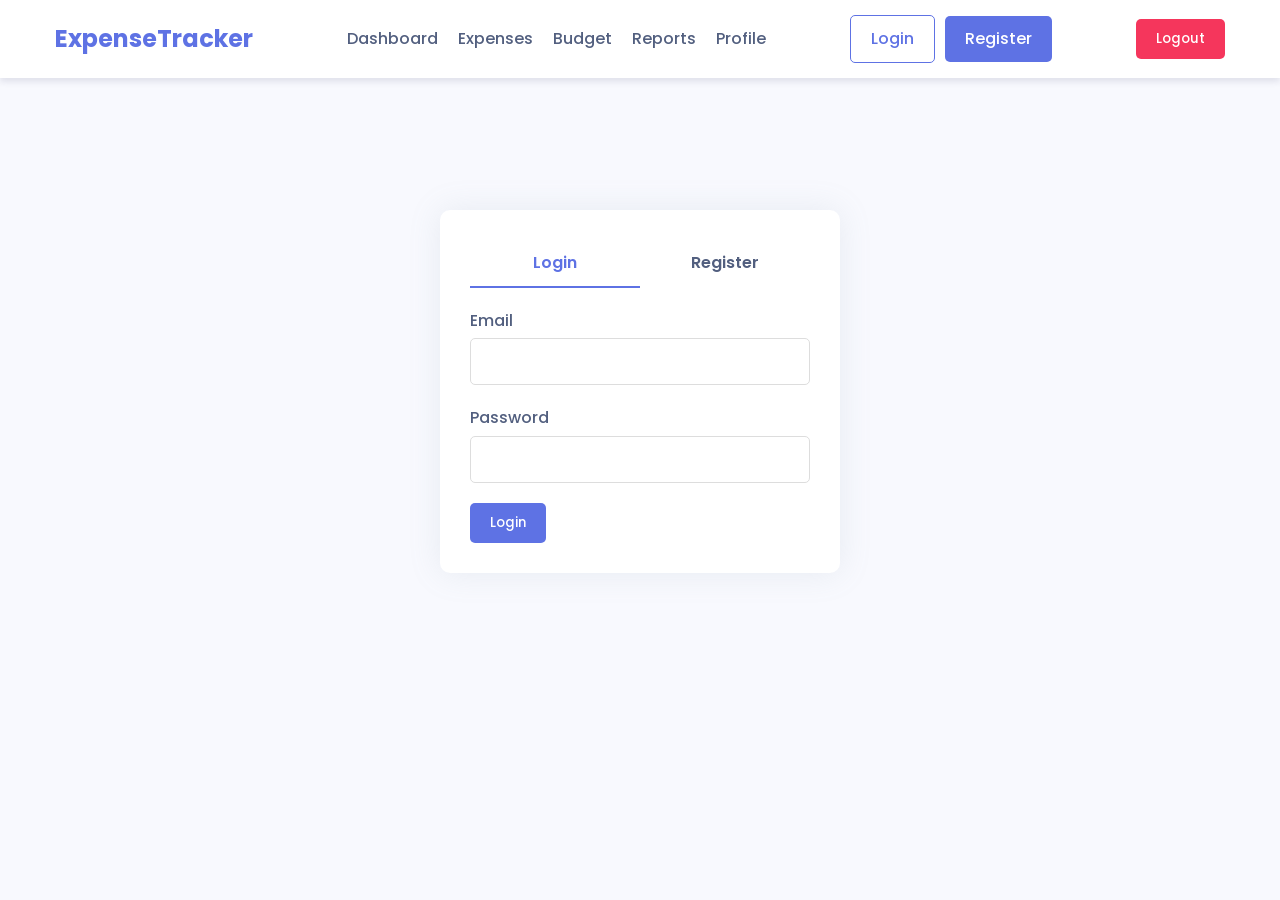
<file: portfolio08/PET/PET/index.html>
<!DOCTYPE html>
<html lang="en">
<head>
    <meta charset="UTF-8">
    <meta name="viewport" content="width=device-width, initial-scale=1.0">
    <title>Personal Expense Tracker</title>
    <!-- Google Fonts -->
    <link href="https://fonts.googleapis.com/css2?family=Poppins:wght@300;400;500;600;700&display=swap" rel="stylesheet">
    <!-- Font Awesome Icons -->
    <link rel="stylesheet" href="https://cdnjs.cloudflare.com/ajax/libs/font-awesome/6.4.0/css/all.min.css">
    <!-- Custom CSS -->
    <link rel="stylesheet" href="css/style.css">
    <!-- Responsive CSS -->
    <link rel="stylesheet" href="css/responsive.css">
</head>
<body>
    <!-- Header Navigation -->
    <header class="header">
        <div class="container">
            <nav class="navbar">
                <div class="brand">ExpenseTracker</div>
                <ul class="nav-links">
                    <li><a href="#" class="nav-link" data-target="dashboard">Dashboard</a></li>
                    <li><a href="#" class="nav-link" data-target="expenses">Expenses</a></li>
                    <li><a href="#" class="nav-link" data-target="budget">Budget</a></li>
                    <li><a href="#" class="nav-link" data-target="reports">Reports</a></li>
                    <li><a href="#" class="nav-link" data-target="profile">Profile</a></li>
                </ul>
                <div id="auth-buttons" class="auth-buttons">
                    <a href="#" class="btn btn-outline">Login</a>
                    <a href="#" class="btn">Register</a>
                </div>
                <button id="logout-btn" class="btn btn-danger btn-logout">Logout</button>
            </nav>
        </div>
    </header>

    <!-- Main Content -->
    <main class="main-content">
        <div class="container">
            <!-- Authentication Container -->
            <div id="auth-container" class="auth-container">
                <div class="auth-tabs">
                    <div id="login-tab" class="auth-tab active">Login</div>
                    <div id="register-tab" class="auth-tab">Register</div>
                </div>
                
                <!-- Login Form -->
                <form id="login-form" class="auth-form active">
                    <div class="form-group">
                        <label for="login-email">Email</label>
                        <input type="email" id="login-email" class="form-control" required>
                    </div>
                    <div class="form-group">
                        <label for="login-password">Password</label>
                        <input type="password" id="login-password" class="form-control" required>
                    </div>
                    <button type="submit" class="btn btn-block">Login</button>
                </form>
                
                <!-- Register Form -->
                <form id="register-form" class="auth-form">
                    <div class="form-group">
                        <label for="register-name">Full Name</label>
                        <input type="text" id="register-name" class="form-control" required>
                    </div>
                    <div class="form-group">
                        <label for="register-email">Email</label>
                        <input type="email" id="register-email" class="form-control" required>
                    </div>
                    <div class="form-group">
                        <label for="register-password">Password</label>
                        <input type="password" id="register-password" class="form-control" required>
                    </div>
                    <button type="submit" class="btn btn-block">Register</button>
                </form>
            </div>
            
            <!-- Dashboard Container -->
            <div id="dashboard" class="dashboard">
                <div class="dashboard-header">
                    <h1 class="dashboard-title">Dashboard</h1>
                    <button id="add-expense-btn" class="btn">Add Expense</button>
                </div>
                
                <!-- Dashboard Cards -->
                <div class="cards-container">
                    <div class="card">
                        <div class="card-header">
                            <h2 class="card-title">Total Expenses</h2>
                            <div class="card-icon">
                                <i class="fas fa-money-bill-wave"></i>
                            </div>
                        </div>
                        <div id="total-expenses" class="card-value">₹0.00</div>
                        <div class="card-subtitle">Current Month</div>
                    </div>
                    
                    <div class="card">
                        <div class="card-header">
                            <h2 class="card-title">Total Budget</h2>
                            <div class="card-icon">
                                <i class="fas fa-wallet"></i>
                            </div>
                        </div>
                        <div id="total-budget" class="card-value">₹0.00</div>
                        <div class="card-subtitle">Current Month</div>
                    </div>
                    
                    <div class="card">
                        <div class="card-header">
                            <h2 class="card-title">Budget Status</h2>
                            <div class="card-icon">
                                <i class="fas fa-chart-pie"></i>
                            </div>
                        </div>
                        <div id="budget-status" class="card-value">₹0.00 Remaining</div>
                        <div class="card-subtitle">Current Month</div>
                    </div>
                </div>
                
                <!-- Expense Overview Chart -->
                <div class="chart-container">
                    <h2 class="card-title">Expense Overview</h2>
                    <canvas id="overview-chart" width="800" height="300"></canvas>
                </div>
                
                <!-- Recent Expenses -->
                <div class="expense-list-container">
                    <div class="expense-list-header">
                        <h2 class="card-title">Recent Expenses</h2>
                        <a href="#" class="btn btn-outline nav-link" data-target="expenses">View All</a>
                    </div>
                    <table>
                        <thead>
                            <tr>
                                <th>Description</th>
                                <th>Category</th>
                                <th>Amount</th>
                                <th>Date</th>
                            </tr>
                        </thead>
                        <tbody id="recent-expenses">
                            <!-- Expenses will be added dynamically -->
                        </tbody>
                    </table>
                </div>
            </div>
            
            <!-- Expenses Container -->
            <div id="expenses-container" class="expenses-container">
                <div class="dashboard-header">
                    <h1 class="dashboard-title">Expenses</h1>
                    <button id="add-expense-btn-2" class="btn">Add Expense</button>
                </div>
                
                <div class="expense-list-container">
                    <table>
                        <thead>
                            <tr>
                                <th>Description</th>
                                <th>Category</th>
                                <th>Amount</th>
                                <th>Date</th>
                                <th>Actions</th>
                            </tr>
                        </thead>
                        <tbody id="expenses-list">
                            <!-- Expenses will be added dynamically -->
                        </tbody>
                    </table>
                </div>
            </div>
            
            <!-- Budget Container -->
            <div id="budget-container" class="budget-container">
                <div class="dashboard-header">
                    <h1 class="dashboard-title">Budget Planning</h1>
                    <button id="add-budget-btn" class="btn">Add Budget</button>
                </div>
                
                <div id="budgets-list" class="budgets-list">
                    <!-- Budgets will be added dynamically -->
                </div>
            </div>
            
            <!-- Reports Container -->
            <div id="reports-container" class="reports-container">
                <div class="dashboard-header">
                    <h1 class="dashboard-title">Expense Reports</h1>
                </div>
                
                <!-- Report Filters -->
                <div class="report-filters">
                    <div class="filter-group">
                        <label for="report-period">Time Period</label>
                        <select id="report-period" class="form-control">
                            <option value="month">This Month</option>
                            <option value="quarter">This Quarter</option>
                            <option value="year">This Year</option>
                            <option value="custom">Custom Range</option>
                        </select>
                    </div>
                    
                    <div class="filter-group" id="custom-date-range" style="display: none;">
                        <div class="form-group">
                            <label for="report-start-date">Start Date</label>
                            <input type="date" id="report-start-date" class="form-control">
                        </div>
                        <div class="form-group">
                            <label for="report-end-date">End Date</label>
                            <input type="date" id="report-end-date" class="form-control">
                        </div>
                    </div>
                    
                    <div class="filter-group">
                        <label for="report-category">Category</label>
                        <select id="report-category" class="form-control">
                            <option value="all">All Categories</option>
                            <!-- Categories will be added dynamically -->
                        </select>
                    </div>
                    
                    <div class="filter-group">
                        <button id="generate-report-btn" class="btn">Generate Report</button>
                    </div>
                </div>
                
                <!-- Charts Grid -->
                <div class="charts-grid">
                    <!-- Monthly Expenses Chart -->
                    <div class="chart-container">
                        <h2 class="card-title">Monthly Expenses</h2>
                        <canvas id="monthly-expenses-chart" width="400" height="300"></canvas>
                    </div>
                    
                    <!-- Category Trends Chart -->
                    <div class="chart-container">
                        <h2 class="card-title">Category Trends</h2>
                        <canvas id="category-trends-chart" width="400" height="300"></canvas>
                    </div>
                </div>
            </div>
            
            <!-- Profile Container -->
            <div id="profile-container" class="profile-container">
                <div class="dashboard-header">
                    <h1 class="dashboard-title">Profile</h1>
                </div>
                
                <div class="profile-card">
                    <div class="form-group">
                        <label for="profile-name">Full Name</label>
                        <input type="text" id="profile-name" class="form-control" readonly>
                    </div>
                    <div class="form-group">
                        <label for="profile-email">Email</label>
                        <input type="email" id="profile-email" class="form-control" readonly>
                    </div>
                    <div class="form-group">
                        <label for="profile-joined">Joined Date</label>
                        <input type="text" id="profile-joined" class="form-control" readonly>
                    </div>
                    <button id="edit-profile-btn" class="btn">Edit Profile</button>
                </div>
            </div>
        </div>
    </main>
    
    <!-- Add Expense Modal -->
    <div id="expense-modal" class="modal">
        <div class="modal-content">
            <div class="modal-header">
                <h2 class="modal-title">Add Expense</h2>
                <button id="close-expense-modal" class="close-modal">&times;</button>
            </div>
            <form id="expense-form">
                <div class="form-group">
                    <label for="expense-description">Description</label>
                    <input type="text" id="expense-description" class="form-control" required>
                </div>
                <div class="form-group">
                    <label for="expense-amount">Amount</label>
                    <input type="number" id="expense-amount" class="form-input" placeholder="Amount in ₹" required>
                </div>
                <div class="form-group">
                    <label for="expense-category">Category</label>
                    <select id="expense-category" class="form-control" required>
                        <!-- Categories will be added dynamically -->
                    </select>
                </div>
                <div class="form-group">
                    <label for="expense-date">Date</label>
                    <input type="date" id="expense-date" class="form-control" required>
                </div>
                <button type="submit" class="btn btn-block">Save Expense</button>
            </form>
        </div>
    </div>
    
    <!-- Add Budget Modal -->
    <div id="budget-modal" class="modal">
        <div class="modal-content">
            <div class="modal-header">
                <h2 class="modal-title">Add Budget</h2>
                <button id="close-budget-modal" class="close-modal">&times;</button>
            </div>
            <form id="budget-form">
                <div class="form-group">
                    <label for="budget-category">Category</label>
                    <select id="budget-category" class="form-control" required>
                        <!-- Categories will be added dynamically -->
                    </select>
                </div>
                <div class="form-group">
                    <label for="budget-amount">Amount</label>
                    <input type="number" id="budget-amount" class="form-input" placeholder="Amount in ₹" required>
                </div>
                <button type="submit" class="btn btn-block">Save Budget</button>
            </form>
        </div>
    </div>

    <!-- Custom Charts JS -->
    <script src="js/charts.js"></script>
    <!-- Chart Integration -->
    <script src="js/chart-integration.js"></script>
    <!-- Main JS -->
    <script src="js/app.js"></script>
</body>
</html>
</file>
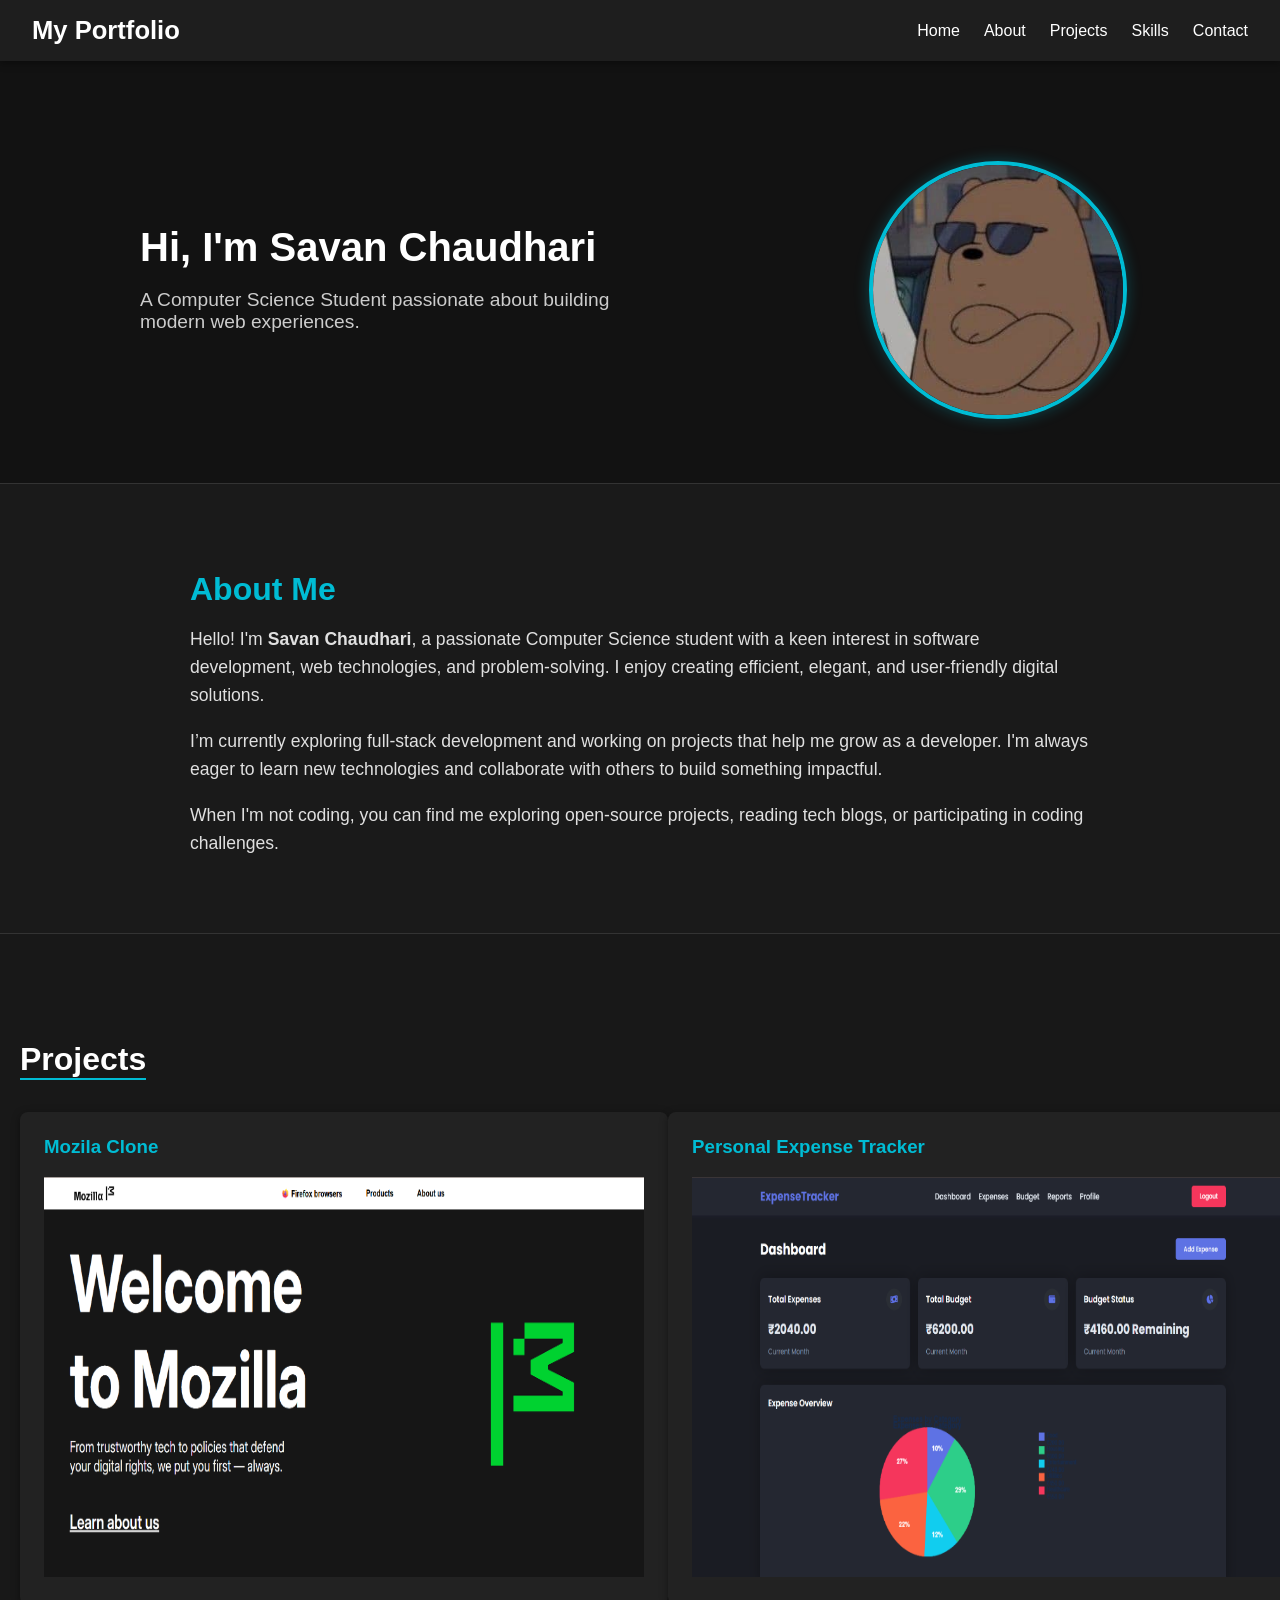
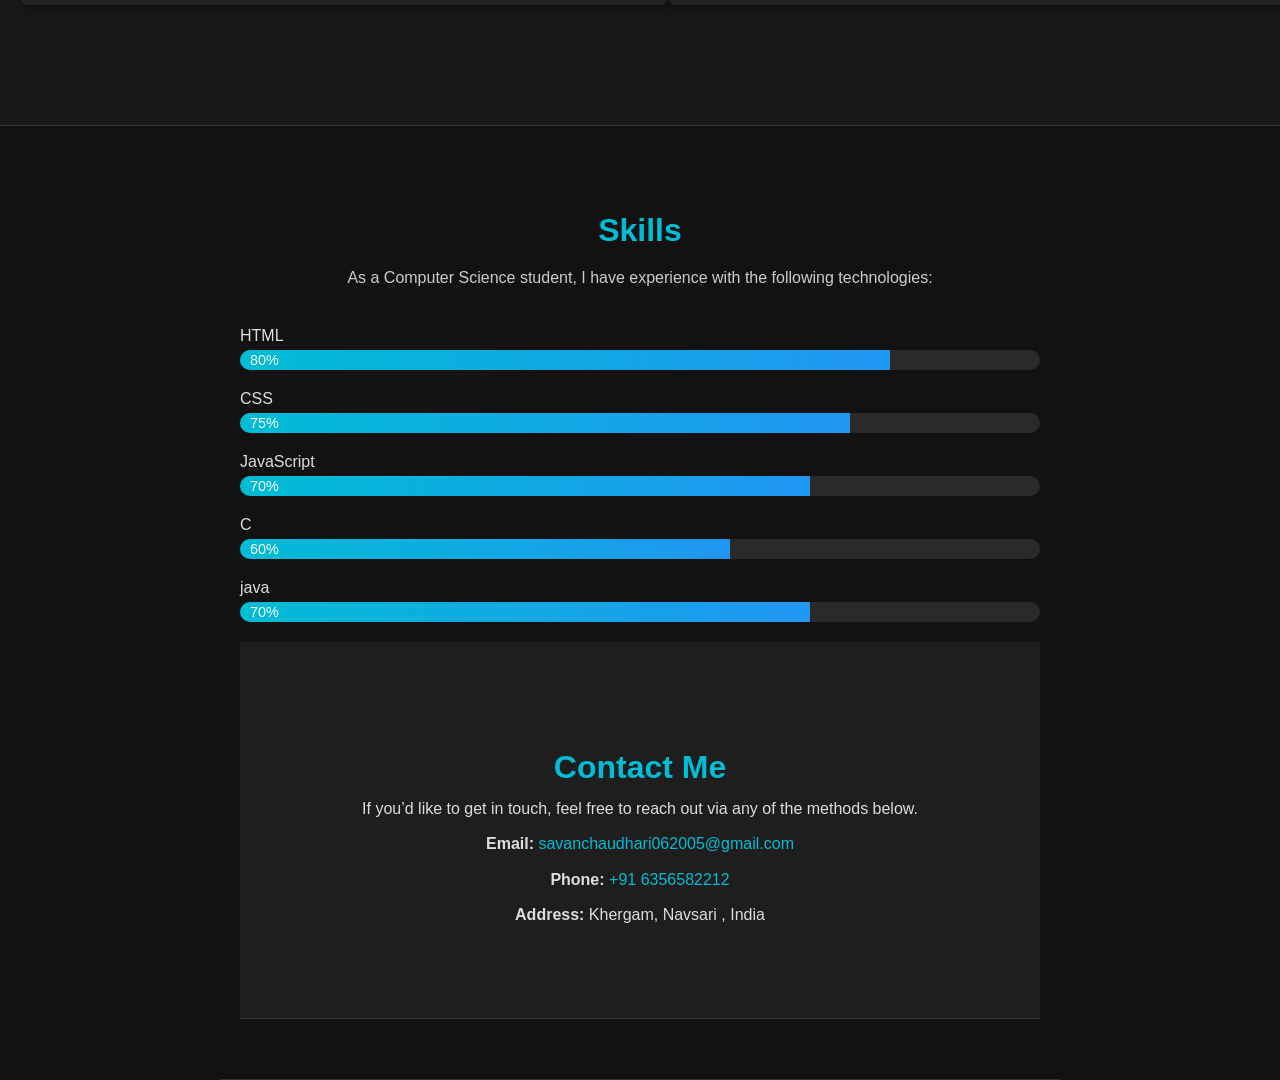
<file: portfolio08/portfolio.html>
<!DOCTYPE html>
<html lang="en">

<head>
    <meta charset="UTF-8" />
    <meta name="viewport" content="width=device-width, initial-scale=1.0" />
    <title>My Portfolio</title>
    <link rel="stylesheet" href="styles.css" />
</head>

<body>

    <nav class="navbar">
        <a href="#" class="logo">My Portfolio</a>
        <ul class="nav-links">
            <li><a href="#home">Home</a></li>
            <li><a href="#about">About</a></li>
            <li><a href="#projects">Projects</a></li>
            <li><a href="#skills">Skills</a></li>
            <li><a href="#contact">Contact</a></li>
        </ul>
    </nav>

    <!-- Sections for demonstration -->
    <section id="home" class="home-section">
        <div class="home-container">
            <div class="text-content">
                <h1>Hi, I'm Savan Chaudhari</h1>
                <p>A Computer Science Student passionate about building modern web experiences.</p>
            </div>
            <div class="photo-content">
                <img src="images/bear1.jpg" alt="Savan Chaudhari" />
            </div>
        </div>
    </section>


    <section id="about" class="about-section">
        <div class="container">
            <h2>About Me</h2>
            <p>
                Hello! I'm <strong>Savan Chaudhari</strong>, a passionate Computer Science student with a keen interest
                in software development, web technologies, and problem-solving. I enjoy creating efficient, elegant, and
                user-friendly digital solutions.
            </p>
            <p>
                I’m currently exploring full-stack development and working on projects that help me grow as a developer.
                I'm always eager to learn new technologies and collaborate with others to build something impactful.
            </p>
            <p>
                When I'm not coding, you can find me exploring open-source projects, reading tech blogs, or
                participating in coding challenges.
            </p>
        </div>
    </section>

    <section id="projects" class="projects-section">
        <h2>Projects</h2>
        <div class="projects">
            <div class="project">
                <h3>Mozila Clone</h3>
                <a href="Mozilla Clone/index.html" target="_blank"><img class="img" src="images/Screenshot 2025-04-30 085308.png" alt=""></a>
            </div>
    
            <div class="project">
                <h3>Personal Expense Tracker</h3>
                <a href="PET/PET/index.html" target="_blank"><img class="img" src="images/expense tracker.png" alt=""></a>
            </div>
        </div>
    </section>

    <section id="skills" class="skills-section">
        <h2>Skills</h2>
        <p>As a Computer Science student, I have experience with the following technologies:</p>

        <div class="skill">
            <span>HTML</span>
            <div class="progress-bar">
                <div class="progress html">80%</div>
            </div>
        </div>

        <div class="skill">
            <span>CSS</span>
            <div class="progress-bar">
                <div class="progress css">75%</div>
            </div>
        </div>

        <div class="skill">
            <span>JavaScript</span>
            <div class="progress-bar">
                <div class="progress js">70%</div>
            </div>
        </div>

        <div class="skill">
            <span>C</span>
            <div class="progress-bar">
                <div class="progress c">60%</div>
            </div>
        </div>

        <div class="skill">
            <span>java</span>
            <div class="progress-bar">
                <div class="progress java">70%</div>
            </div>
        </div>

        <section id="contact" class="contact-section">
            <h2>Contact Me</h2>
            <p>If you’d like to get in touch, feel free to reach out via any of the methods below.</p>
          
            <div class="contact-details">
              <p><strong>Email:</strong> <a href="mailto:savanchaudhari062005@gmail.com">savanchaudhari062005@gmail.com</a></p>
              <p><strong>Phone:</strong> <a href="tel:+916356582212">+91 6356582212</a></p>
              <p><strong>Address:</strong> Khergam, Navsari , India</p>
            </div>
          </section>
          

</body>

</html>
</file>
<file: portfolio08/PET/PET/css/style.css>
:root {
    --primary-color: #5e72e4;
    --secondary-color: #2dce89;
    --danger-color: #f5365c;
    --warning-color: #fb6340;
    --info-color: #11cdef;
    --light-color: #f8f9fe;
    --dark-color: #172b4d;
    --background-color: #f8f9fe;
    --text-color: #525f7f;
    --card-shadow: 0 0 2rem 0 rgba(136, 152, 170, .15);
}

* {
    margin: 0;
    padding: 0;
    box-sizing: border-box;
    font-family: 'Poppins', sans-serif;
}

body {
    background-color: var(--background-color);
    color: var(--text-color);
    line-height: 1.6;
}

.container {
    width: 100%;
    max-width: 1200px;
    margin: 0 auto;
    padding: 0 15px;
}

/* Header Styles */
.header {
    background-color: #fff;
    box-shadow: 0 4px 6px rgba(50, 50, 93, 0.11);
    position: fixed;
    top: 0;
    left: 0;
    width: 100%;
    z-index: 1000;
}

.navbar {
    display: flex;
    justify-content: space-between;
    align-items: center;
    padding: 15px 0;
}

.brand {
    font-size: 1.5rem;
    font-weight: 700;
    color: var(--primary-color);
}

.nav-links {
    display: flex;
    list-style: none;
}

.nav-links li {
    margin-left: 20px;
}

.nav-links a {
    text-decoration: none;
    color: var(--text-color);
    font-weight: 500;
    transition: color 0.3s;
}

.nav-links a:hover {
    color: var(--primary-color);
}

.auth-buttons {
    display: flex;
    align-items: center;
}

.auth-buttons .btn {
    margin-left: 10px;
}

.btn-logout {
    margin-left: 10px;
    display: none;
}

.form-input{
    background-color:#525f7f;
    padding: 8px;
    color: var(--text-color);
    width: 100%;
}

/* Main Content Styles */
.main-content {
    margin-top: 80px;
    padding: 30px 0;
}

/* Login/Register Styles */
.auth-container {
    max-width: 400px;
    margin: 100px auto;
    background-color: #fff;
    padding: 30px;
    border-radius: 10px;
    box-shadow: var(--card-shadow);
}

.auth-tabs {
    display: flex;
    margin-bottom: 20px;
}

.auth-tab {
    flex: 1;
    padding: 10px;
    text-align: center;
    cursor: pointer;
    border-bottom: 2px solid transparent;
    font-weight: 600;
}

.auth-tab.active {
    border-bottom: 2px solid var(--primary-color);
    color: var(--primary-color);
}

.auth-form {
    display: none;
}

.auth-form.active {
    display: block;
}

.form-group {
    margin-bottom: 20px;
}

.form-group label {
    display: block;
    margin-bottom: 5px;
    font-weight: 500;
}

.form-control {
    width: 100%;
    padding: 10px;
    border: 1px solid #ddd;
    border-radius: 5px;
    font-size: 1rem;
}

.btn {
    display: inline-block;
    padding: 10px 20px;
    background-color: var(--primary-color);
    color: white;
    border: none;
    border-radius: 5px;
    cursor: pointer;
    font-weight: 500;
    transition: background-color 0.3s;
    text-decoration: none;
}

.btn:hover {
    background-color: #324cdd;
}

.btn-secondary {
    background-color: var(--secondary-color);
}

.btn-secondary:hover {
    background-color: #26ab74;
}

.btn-danger {
    background-color: var(--danger-color);
}

.btn-danger:hover {
    background-color: #ec0c38;
}

.btn-outline {
    background-color: transparent;
    color: var(--primary-color);
    border: 1px solid var(--primary-color);
}

.btn-outline:hover {
    background-color: var(--primary-color);
    color: white;
}

/* Dashboard Styles */
.dashboard {
    display: none;
}

.dashboard-header {
    display: flex;
    justify-content: space-between;
    align-items: center;
    margin-bottom: 30px;
}

.dashboard-title {
    font-size: 1.8rem;
    color: var(--dark-color);
}

.cards-container {
    display: grid;
    grid-template-columns: repeat(auto-fill, minmax(250px, 1fr));
    gap: 20px;
    margin-bottom: 30px;
}

.card {
    background-color: #fff;
    border-radius: 10px;
    padding: 20px;
    box-shadow: var(--card-shadow);
}

.card-header {
    display: flex;
    justify-content: space-between;
    align-items: center;
    margin-bottom: 15px;
}

.card-title {
    font-size: 1.1rem;
    color: var(--dark-color);
    font-weight: 600;
}

.card-icon {
    width: 40px;
    height: 40px;
    border-radius: 50%;
    background-color: var(--light-color);
    display: flex;
    align-items: center;
    justify-content: center;
    color: var(--primary-color);
}

.card-value {
    font-size: 1.6rem;
    font-weight: 700;
    margin-bottom: 10px;
}

.card-subtitle {
    font-size: 0.9rem;
    color: #8898aa;
}

.chart-container {
    background-color: #fff;
    border-radius: 10px;
    padding: 20px;
    box-shadow: var(--card-shadow);
    margin-bottom: 30px;
}

.expense-list-container {
    background-color: #fff;
    border-radius: 10px;
    padding: 20px;
    box-shadow: var(--card-shadow);
}

.expense-list-header {
    display: flex;
    justify-content: space-between;
    align-items: center;
    margin-bottom: 15px;
}

table {
    width: 100%;
    border-collapse: collapse;
}

th, td {
    padding: 12px;
    text-align: left;
    border-bottom: 1px solid #e9ecef;
}

th {
    color: #8898aa;
    font-weight: 500;
}

.table-actions {
    display: flex;
    justify-content: flex-end;
}

.action-btn {
    background-color: transparent;
    border: none;
    cursor: pointer;
    margin-left: 10px;
    color: var(--text-color);
}

.action-btn:hover {
    color: var(--primary-color);
}

/* Add Expense Modal */
.modal {
    display: none;
    position: fixed;
    top: 0;
    left: 0;
    width: 100%;
    height: 100%;
    background-color: rgba(0, 0, 0, 0.5);
    z-index: 1100;
    justify-content: center;
    align-items: center;
}

.modal.active {
    display: flex;
}

.modal-content {
    background-color: #fff;
    width: 100%;
    max-width: 500px;
    border-radius: 10px;
    box-shadow: var(--card-shadow);
    padding: 30px;
}

.modal-header {
    display: flex;
    justify-content: space-between;
    align-items: center;
    margin-bottom: 20px;
}

.modal-title {
    font-size: 1.3rem;
    font-weight: 600;
}

.close-modal {
    background-color: transparent;
    border: none;
    font-size: 1.5rem;
    cursor: pointer;
}

/* Budget Planning Styles */
.budget-container {
    display: none;
    margin-top: 30px;
}

.budget-card {
    background-color: #fff;
    border-radius: 10px;
    padding: 20px;
    box-shadow: var(--card-shadow);
    margin-bottom: 20px;
}

.budget-header {
    display: flex;
    justify-content: space-between;
    align-items: center;
    margin-bottom: 15px;
}

.budget-progress {
    margin-top: 10px;
}

.progress-bar-container {
    height: 10px;
    background-color: #e9ecef;
    border-radius: 5px;
    margin-bottom: 5px;
}

.progress-bar {
    height: 100%;
    border-radius: 5px;
    background-color: var(--primary-color);
}

.progress-bar.warning {
    background-color: var(--warning-color);
}

.progress-bar.danger {
    background-color: var(--danger-color);
}

.progress-text {
    display: flex;
    justify-content: space-between;
    font-size: 0.9rem;
}

/* Reports Styles */
.reports-container {
    display: none;
    margin-top: 30px;
}

.report-filters {
    background-color: #fff;
    border-radius: 10px;
    padding: 20px;
    box-shadow: var(--card-shadow);
    margin-bottom: 20px;
    display: flex;
    gap: 15px;
    flex-wrap: wrap;
}

.filter-group {
    flex: 1;
    min-width: 200px;
}

.charts-grid {
    display: grid;
    grid-template-columns: repeat(auto-fill, minmax(350px, 1fr));
    gap: 20px;
}

/* Profile Styles */
.profile-container {
    display: none;
    margin-top: 30px;
}

.profile-card {
    background-color: #fff;
    border-radius: 10px;
    padding: 20px;
    box-shadow: var(--card-shadow);
}

/* Responsive Design */
@media screen and (max-width: 768px) {
    .cards-container {
        grid-template-columns: 1fr;
    }
    
    .charts-grid {
        grid-template-columns: 1fr;
    }
    
    .navbar {
        flex-direction: column;
    }
    
    .nav-links {
        margin-top: 15px;
    }
    
    .auth-buttons {
        margin-top: 15px;
    }
}
</file>
<file: portfolio08/PET/PET/css/responsive.css>
/* Responsive Styles for Expense Tracker */

/* Mobile First Approach */
@media screen and (max-width: 480px) {
    .container {
        padding: 0 10px;
    }
    
    .navbar {
        flex-direction: column;
        padding: 10px 0;
    }
    
    .nav-links {
        flex-direction: column;
        width: 100%;
        margin-top: 15px;
    }
    
    .nav-links li {
        margin: 5px 0;
        margin-left: 0;
        text-align: center;
    }
    
    .auth-buttons {
        flex-direction: column;
        width: 100%;
        margin-top: 15px;
    }
    
    .auth-buttons .btn {
        width: 100%;
        margin: 5px 0;
        margin-left: 0;
        text-align: center;
    }
    
    .btn-logout {
        width: 100%;
        margin-left: 0;
    }
    
    .dashboard-header {
        flex-direction: column;
    }
    
    .dashboard-title {
        margin-bottom: 15px;
    }
    
    .cards-container {
        grid-template-columns: 1fr;
    }
    
    .expense-list-header {
        flex-direction: column;
    }
    
    .expense-list-header .btn {
        margin-top: 10px;
    }
    
    .charts-grid {
        grid-template-columns: 1fr;
    }
    
    .report-filters {
        flex-direction: column;
    }
    
    .filter-group {
        width: 100%;
        margin-bottom: 10px;
    }
    
    /* Table responsiveness */
    table, thead, tbody, th, td, tr {
        display: block;
    }
    
    thead tr {
        position: absolute;
        top: -9999px;
        left: -9999px;
    }
    
    tr {
        margin-bottom: 15px;
        border: 1px solid #ddd;
        border-radius: 5px;
    }
    
    td {
        border: none;
        position: relative;
        padding-left: 50%;
        text-align: right;
    }
    
    td:before {
        position: absolute;
        left: 12px;
        width: 45%;
        padding-right: 10px;
        white-space: nowrap;
        text-align: left;
        font-weight: bold;
    }
    
    /* Labels for mobile view */
    .expenses-container td:nth-of-type(1):before { content: "Description"; }
    .expenses-container td:nth-of-type(2):before { content: "Category"; }
    .expenses-container td:nth-of-type(3):before { content: "Amount"; }
    .expenses-container td:nth-of-type(4):before { content: "Date"; }
    .expenses-container td:nth-of-type(5):before { content: "Actions"; }
    
    #recent-expenses td:nth-of-type(1):before { content: "Description"; }
    #recent-expenses td:nth-of-type(2):before { content: "Category"; }
    #recent-expenses td:nth-of-type(3):before { content: "Amount"; }
    #recent-expenses td:nth-of-type(4):before { content: "Date"; }
    
    .table-actions {
        justify-content: flex-start;
    }
    
    /* Modal responsiveness */
    .modal-content {
        width: 90%;
        padding: 20px;
    }
}

/* Tablet View */
@media screen and (min-width: 481px) and (max-width: 768px) {
    .container {
        padding: 0 15px;
    }
    
    .navbar {
        flex-direction: column;
        padding: 15px 0;
    }
    
    .nav-links {
        margin-top: 15px;
    }
    
    .auth-buttons {
        margin-top: 15px;
    }
    
    .cards-container {
        grid-template-columns: repeat(2, 1fr);
    }
    
    .charts-grid {
        grid-template-columns: 1fr;
    }
    
    .report-filters {
        flex-wrap: wrap;
    }
    
    .filter-group {
        min-width: 45%;
    }
}

/* Laptops and Desktops */
@media screen and (min-width: 769px) and (max-width: 1200px) {
    .cards-container {
        grid-template-columns: repeat(3, 1fr);
    }
    
    .charts-grid {
        grid-template-columns: repeat(2, 1fr);
    }
}

/* Large Screens */
@media screen and (min-width: 1201px) {
    .container {
        max-width: 1200px;
    }
    
    .cards-container {
        grid-template-columns: repeat(3, 1fr);
    }
    
    .charts-grid {
        grid-template-columns: repeat(2, 1fr);
    }
}

/* Dark Mode Support */
@media (prefers-color-scheme: dark) {
    :root {
        --primary-color: #5e72e4;
        --secondary-color: #2dce89;
        --danger-color: #f5365c;
        --warning-color: #fb6340;
        --info-color: #11cdef;
        --light-color: #2a2e35;
        --dark-color: #ffffff;
        --background-color: #1a1c23;
        --text-color: #e2e8f0;
        --card-shadow: 0 0 2rem 0 rgba(0, 0, 0, 0.3);
    }
    
    body {
        background-color: var(--background-color);
        color: var(--text-color);
    }
    
    .header, .card, .auth-container, .chart-container, 
    .expense-list-container, .budget-card, .profile-card,
    .report-filters, .modal-content {
        background-color: #242731;
        color: var(--text-color);
    }
    
    .form-control {
        background-color: #2a2e35;
        color: var(--text-color);
        border-color: #4a5568;
    }
    
    .nav-links a {
        color: var(--text-color);
    }
    
    th {
        color: #a0aec0;
    }
    
    td {
        border-bottom-color: #4a5568;
    }
    
    .action-btn {
        color: var(--text-color);
    }
}
</file>
<file: portfolio08/styles.css>
/* Base styling */
body {
    margin: 0;
    font-family: 'Segoe UI', Tahoma, Geneva, Verdana, sans-serif;
    background-color: #121212;
    color: #ffffff;
    scroll-behavior: smooth;
  }
  
  /* Navigation bar */
  .navbar {
    background-color: #1e1e1e;
    padding: 1rem 2rem;
    display: flex;
    justify-content: space-between;
    align-items: center;
    position: sticky;
    top: 0;
    z-index: 100;
    box-shadow: 0 2px 8px rgba(0, 0, 0, 0.4);
  }
  
  .logo {
    font-size: 1.6rem;
    font-weight: bold;
    color: #ffffff;
    text-decoration: none;
  }
  
  .nav-links {
    list-style: none;
    display: flex;
    gap: 1.5rem;
    margin: 0;
    padding: 0;
  }
  
  .nav-links li a {
    color: #ffffff;
    text-decoration: none;
    font-weight: 500;
    transition: color 0.3s;
  }
  
  .nav-links li a:hover {
    color: #00bcd4;
  }
  
  /* Demo section styles */
  section {
    padding: 80px 20px;
    /* min-height: 100vh; */
    border-bottom: 1px solid #333;
  }
  
  /* Home Section */

  /* Home section styling */
  .home-section {
    background-color: #121212;
    padding: 80px 20px;
    /* min-height: 100vh; */
    display: flex;
    align-items: center;
    justify-content: center;
  }
  
  .home-container {
    display: flex;
    flex-direction: row;
    align-items: center;
    max-width: 1000px;
    width: 100%;
    gap: 2rem;
    flex-wrap: wrap;
  }
  
  .text-content {
    flex: 1;
  }
  
  .text-content h1 {
    font-size: 2.5rem;
    color: #ffffff;
    margin-bottom: 0.5rem;
  }
  
  .text-content p {
    font-size: 1.2rem;
    color: #cccccc;
  }
  
  .photo-content {
    flex: 1;
    text-align: center;
  }
  
  .photo-content img {
    width: 250px;
    height: 250px;
    object-fit: cover;
    border-radius: 50%;
    border: 4px solid #00bcd4;
    box-shadow: 0 0 15px rgba(0, 188, 212, 0.3);
    transform: translate(100px, 20px);  }
  

  /* About Section */

  .about-section {
    padding: 60px 20px;
    background-color: #1a1a1a;
    color: #e0e0e0;
  }
  
  .about-section .container {
    max-width: 900px;
    margin: 0 auto;
  }
  
  .about-section h2 {
    font-size: 2rem;
    margin-bottom: 1rem;
    color: #00bcd4;
  }
  
  .about-section p {
    font-size: 1.1rem;
    line-height: 1.6;
    margin-bottom: 1rem;
  }
  
  /* Project Section */

  .projects-section {
    padding: 80px 20px;
    background-color: #181818;
  }
  
  .projects-section h2 {
    font-size: 2rem;
    margin-bottom: 2rem;
    border-bottom: 2px solid #00bcd4;
    display: inline-block;
  }

  .projects{
    display: flex;
    justify-content: space-evenly;
  }
  
  .project {
    margin-bottom: 2.5rem;
    padding: 1.5rem;
    background-color: #222;
    border-radius: 8px;
    box-shadow: 0 2px 8px rgba(0, 0, 0, 0.4);
  }
  
  .project h3 {
    margin-top: 0;
    color: #00bcd4;
  }
  
  .project p {
    margin: 0.8rem 0;
    line-height: 1.5;
  }
  
  .project a {
    color: #ffffff;
    text-decoration: underline;
    transition: color 0.3s;
  }
  
  .project a:hover {
    color: #00bcd4;
  }

  .img{
    width: 600px;
    height: 400px;
  }

  /* Skills Section */

  .skills-section {
    padding: 60px 20px;
    max-width: 800px;
    margin: auto;
  }
  
  .skills-section h2 {
    font-size: 2rem;
    margin-bottom: 20px;
    color: #00bcd4;
    text-align: center;
  }
  
  .skills-section p {
    text-align: center;
    margin-bottom: 40px;
    color: #ccc;
  }
  
  .skill {
    margin-bottom: 20px;
  }
  
  .skill span {
    font-size: 1rem;
    color: #ddd;
  }
  
  .progress-bar {
    background-color: #2a2a2a;
    border-radius: 20px;
    overflow: hidden;
    height: 20px;
    margin-top: 5px;
  }
  
  .progress {
    height: 100%;
    color: #fff;
    font-size: 0.9rem;
    line-height: 20px;
    padding-left: 10px;
    background: linear-gradient(90deg, #00bcd4, #2196f3);
    transition: width 1s ease-in-out;
  }
  
  /* Specific widths */
  .progress.html { width: 80%; }
  .progress.css { width: 75%; }
  .progress.js { width: 70%; }
  .progress.c { width: 60%; }
  .progress.java { width: 70%;}
  

  /* Contact Section */

  .contact-section {
    background-color: #1e1e1e;
    padding: 80px 20px;
    text-align: center;
  }
  
  .contact-section h2 {
    font-size: 2rem;
    margin-bottom: 0.5rem;
    color: #00bcd4;
  }
  
  .contact-section p {
    font-size: 1rem;
    line-height: 1.6;
    color: #dddddd;
    margin: 10px 0;
  }
  
  .contact-details a {
    color: #00bcd4;
    text-decoration: none;
  }
  
  .contact-details a:hover {
    text-decoration: underline;
  }
</file>
